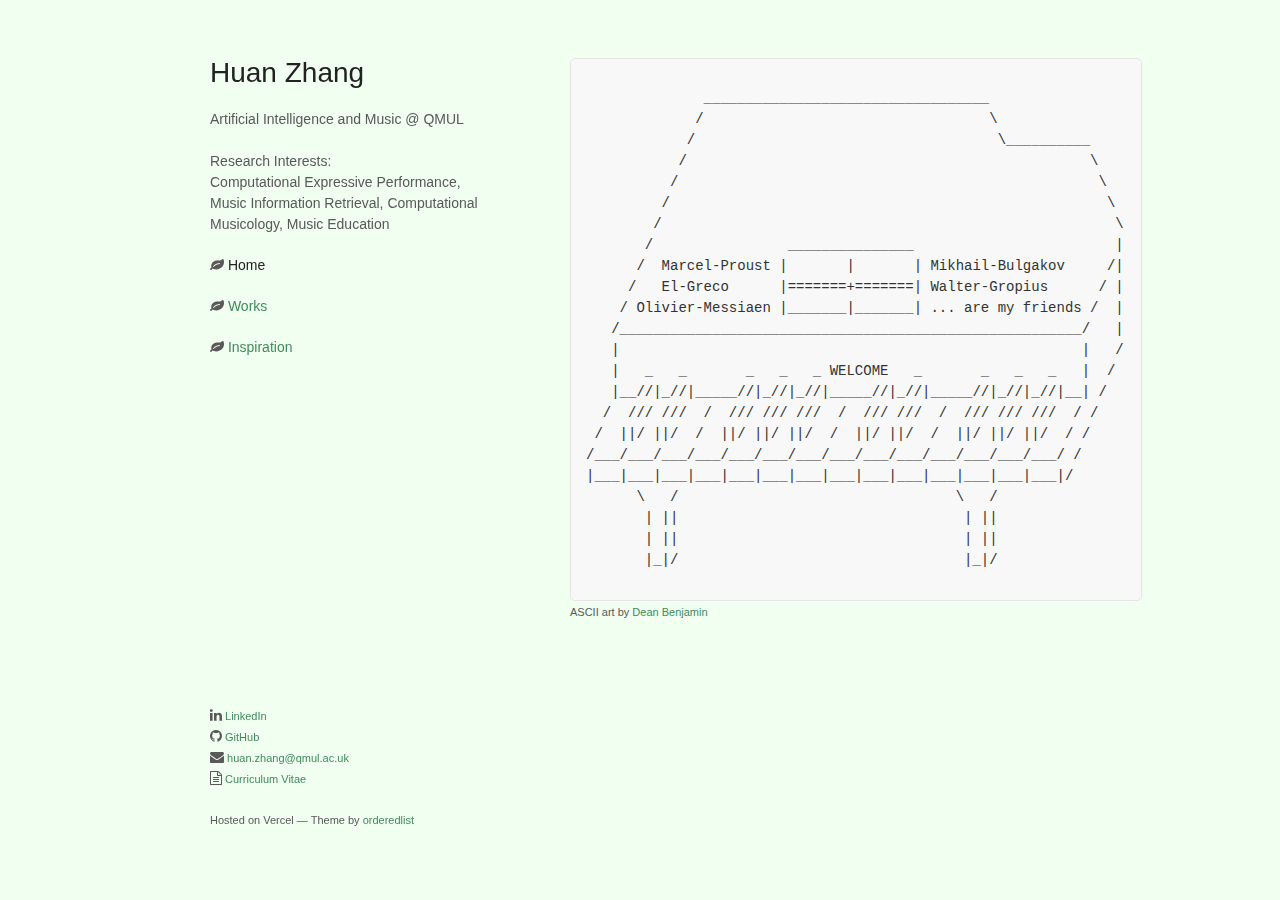
<file: index.html>
<!DOCTYPE html>
<html>
    <head>
        <meta charset="utf-8" />
        <meta http-equiv="X-UA-Compatible" content="chrome=1" />
        <title>huanz</title>

        <link rel="stylesheet" href="stylesheets/styles.css" />
        <link rel="stylesheet" href="stylesheets/pygment_trac.css" />
        <link
            rel="stylesheet"
            href="https://cdnjs.cloudflare.com/ajax/libs/font-awesome/4.7.0/css/font-awesome.min.css"
        />
        <link rel="icon" href="icon_path" type="image/icon type" />
        <meta name="viewport" content="width=device-width" />
        <!--[if lt IE 9]>
            <script src="//html5shiv.googlecode.com/svn/trunk/html5.js"></script>
        <![endif]-->
    </head>
    <body>
        <div class="wrapper">
            <header>
                <!-- <img class='face' src="assets/face.jpg"> -->
                <h1>Huan Zhang</h1>
                <p>
                    <!-- Music Technology @ Carnegie Mellon<br /> -->
                    Artificial Intelligence and Music @ QMUL <br />
                    <br />
                    Research Interests: <br />
                    Computational Expressive Performance, Music Information
                    Retrieval, Computational Musicology, Music Education
                </p>
                <!-- <p class="view"><a href="http://github.com/orderedlist/minimal">View the Project on GitHub  -->
                <p class="view">
                    <i class="fa fa-leaf"></i
                    ><a href=""><strong> Home</strong></a>
                </p>
                <!-- <p class="view"><i class="fa fa-leaf"></i><a href="experiences.html"> Experiences</a></p> -->
                <p class="view">
                    <i class="fa fa-leaf"></i><a href="works.html"> Works</a>
                </p>
                <p class="view">
                    <i class="fa fa-leaf"></i
                    ><a href="inspiration.html"> Inspiration</a>
                </p>
            </header>
            <section class="home">
                <!-- <img src="assets/face.jpg"> -->

                <pre class="art">
             
              __________________________________
             /                                  \
            /                                    \__________
           /                                                \
          /                                                  \
         /                                                    \
        /                                                      \
       /                _______________                        |
      /  Marcel-Proust |       |       | Mikhail-Bulgakov     /|
     /   El-Greco      |=======+=======| Walter-Gropius      / |
    / Olivier-Messiaen |_______|_______| ... are my friends /  |
   /_______________________________________________________/   |
   |                                                       |   /
   |   _   _       _   _   _ WELCOME   _       _   _   _   |  /
   |__//|_//|_____//|_//|_//|_____//|_//|_____//|_//|_//|__| /
  /  /// ///  /  /// /// ///  /  /// ///  /  /// /// ///  / /
 /  ||/ ||/  /  ||/ ||/ ||/  /  ||/ ||/  /  ||/ ||/ ||/  / /
/___/___/___/___/___/___/___/___/___/___/___/___/___/___/ /
|___|___|___|___|___|___|___|___|___|___|___|___|___|___|/
      \   /                                 \   /
       | ||                                  | ||
       | ||                                  | ||
       |_|/                                  |_|/
        </pre
                >

                <p>
                    <small
                        >ASCII art by
                        <a
                            target="_blank"
                            href="https://asciiart.website/index.php?art=music/pianos"
                            >Dean Benjamin</a
                        ></small
                    >
                </p>
            </section>
            <footer>
                <!-- <p>This project is maintained by <a href="http://github.com/orderedlist">Steve Smith</a></p> -->
                <p>
                    <i class="fa fa-linkedin"></i
                    ><small
                        ><a
                            target="_blank"
                            href="https://www.linkedin.com/in/huan-zhang-4b8905143/"
                        >
                            LinkedIn
                        </a></small
                    ><br />
                    <i class="fa fa-github"></i
                    ><small
                        ><a target="_blank" href="https://github.com/anusfoil">
                            GitHub
                        </a></small
                    ><br />
                    <i class="fa fa-envelope"></i
                    ><small><a href=""> huan.zhang@qmul.ac.uk </a></small><br />
                    <i class="fa fa-file-text-o"></i
                    ><small
                        ><a target="_blank" href="assets/Huan_Zhang_s_CV.pdf">
                            Curriculum Vitae
                        </a></small
                    >
                </p>

                <p>
                    <small
                        >Hosted on Vercel &mdash; Theme by
                        <a href="https://github.com/orderedlist"
                            >orderedlist</a
                        ></small
                    >
                </p>
            </footer>
        </div>
        <script src="javascripts/scale.fix.js"></script>
    </body>
</html>
</file>
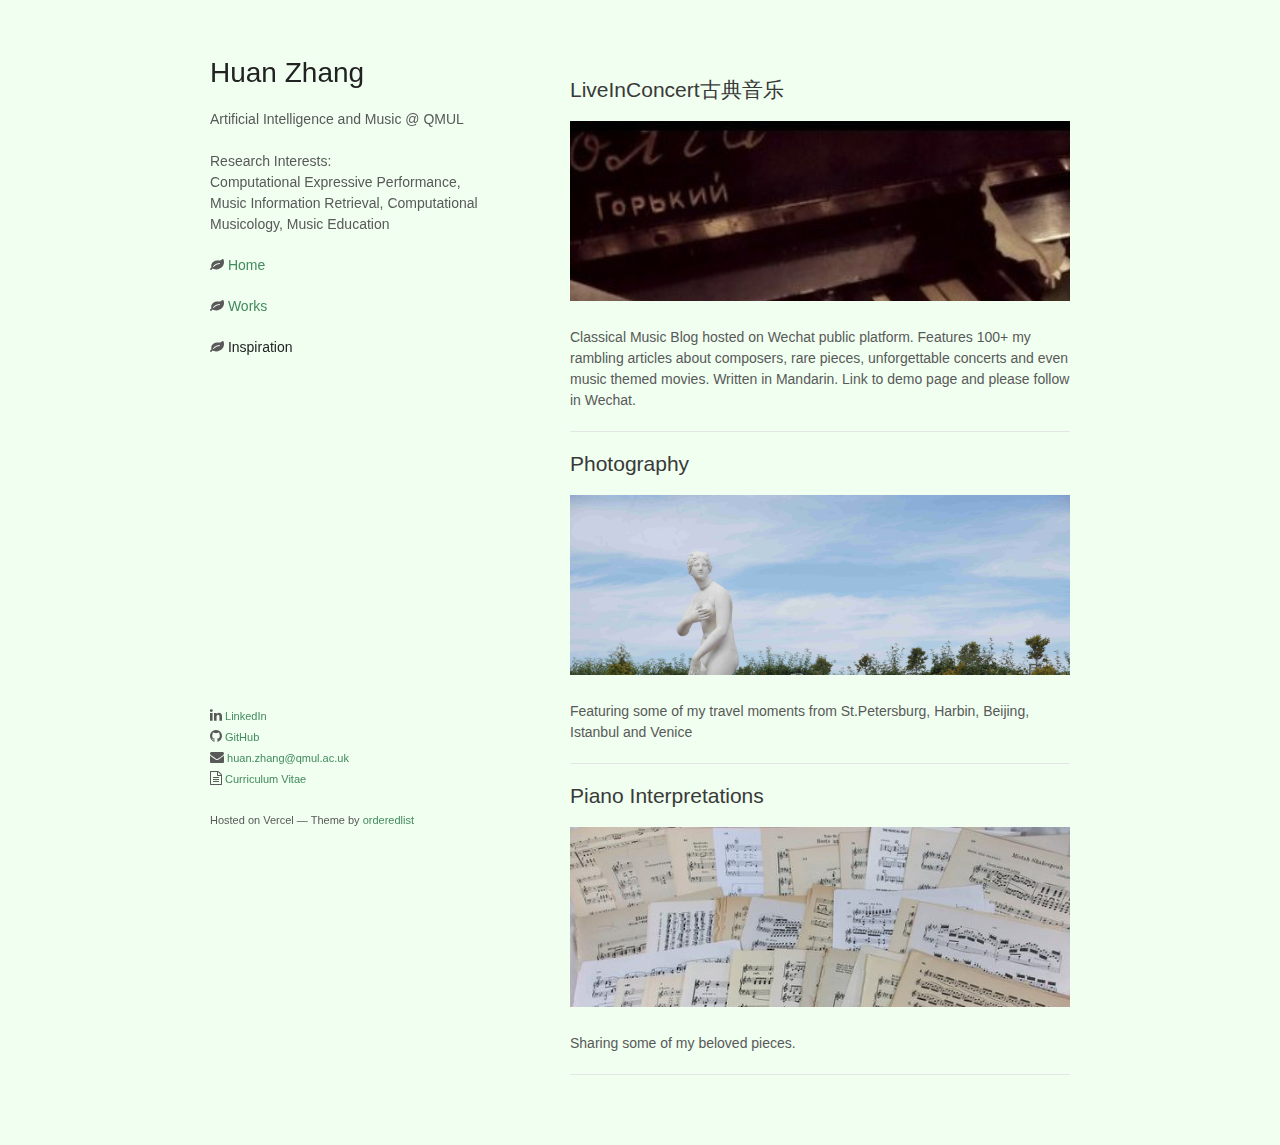
<file: inspiration.html>
<!DOCTYPE html>
<html>
    <head>
        <meta charset="utf-8" />
        <meta http-equiv="X-UA-Compatible" content="chrome=1" />
        <title>huanz</title>

        <link rel="stylesheet" href="stylesheets/styles.css" />
        <link rel="stylesheet" href="stylesheets/pygment_trac.css" />
        <link
            rel="stylesheet"
            href="https://cdnjs.cloudflare.com/ajax/libs/font-awesome/4.7.0/css/font-awesome.min.css"
        />
        <link rel="icon" href="icon_path" type="image/icon type" />
        <meta name="viewport" content="width=device-width" />
        <!--[if lt IE 9]>
            <script src="//html5shiv.googlecode.com/svn/trunk/html5.js"></script>
        <![endif]-->
    </head>
    <body>
        <div class="wrapper">
            <header>
                <!-- <img src="assets/profile.png"> -->
                <h1>Huan Zhang</h1>
                <p>
                    <!-- Music Technology @ Carnegie Mellon<br /> -->
                    Artificial Intelligence and Music @ QMUL <br />
                    <br />
                    Research Interests: <br />
                    Computational Expressive Performance, Music Information
                    Retrieval, Computational Musicology, Music Education
                </p>
                <!-- <p class="view"><a href="http://github.com/orderedlist/minimal">View the Project on GitHub  -->
                <p class="view">
                    <i class="fa fa-leaf"></i><a href="index.html"> Home</a>
                </p>
                <p class="view">
                    <i class="fa fa-leaf"></i><a href="works.html"> Works</a>
                </p>
                <p class="view">
                    <i class="fa fa-leaf"></i
                    ><a href="inspiration.html">
                        <strong>Inspiration</strong></a
                    >
                </p>
            </header>
            <section class="container">
                <p></p>
                <h2>LiveInConcert古典音乐</h2>
                <a
                    target="_blank"
                    href="https://mp.weixin.qq.com/mp/homepage?__biz=MzAwNjMxNTE5MQ==&hid=2&sn=c28883e2baf54e7e05d87f60a8c3fc5d"
                    ><img src="assets/blog.JPG"
                /></a>
                <p></p>
                <p>
                    Classical Music Blog hosted on Wechat public platform.
                    Features 100+ my rambling articles about composers, rare
                    pieces, unforgettable concerts and even music themed movies.
                    Written in Mandarin. Link to demo page and please follow in
                    Wechat.
                </p>
                <hr />

                <h2>Photography</h2>
                <a href="posts/gallery.html"
                    ><img src="assets/compressed_photo/IMG_0224.JPG"
                /></a>
                <p></p>
                <p>
                    Featuring some of my travel moments from St.Petersburg,
                    Harbin, Beijing, Istanbul and Venice
                </p>
                <hr />

                <h2>Piano Interpretations</h2>
                <a href="posts/piano.html"><img src="assets/piano.jpg"/></a>
                <p></p>
                <p>Sharing some of my beloved pieces.</p>
                <hr />
            </section>
            <footer>
                <!-- <p>This project is maintained by <a href="http://github.com/orderedlist">Steve Smith</a></p> -->
                <p>
                    <i class="fa fa-linkedin"></i
                    ><small
                        ><a
                            target="_blank"
                            href="https://www.linkedin.com/in/huan-zhang-4b8905143/"
                        >
                            LinkedIn
                        </a></small
                    ><br />
                    <i class="fa fa-github"></i
                    ><small
                        ><a target="_blank" href="https://github.com/anusfoil">
                            GitHub
                        </a></small
                    ><br />
                    <i class="fa fa-envelope"></i
                    ><small><a href=""> huan.zhang@qmul.ac.uk </a></small><br />
                    <i class="fa fa-file-text-o"></i
                    ><small
                        ><a target="_blank" href="assets/Huan_Zhang_s_CV.pdf">
                            Curriculum Vitae
                        </a></small
                    >
                </p>

                <p>
                    <small
                        >Hosted on Vercel &mdash; Theme by
                        <a href="https://github.com/orderedlist"
                            >orderedlist</a
                        ></small
                    >
                </p>
            </footer>
        </div>
        <script src="javascripts/scale.fix.js"></script>
    </body>
</html>
</file>
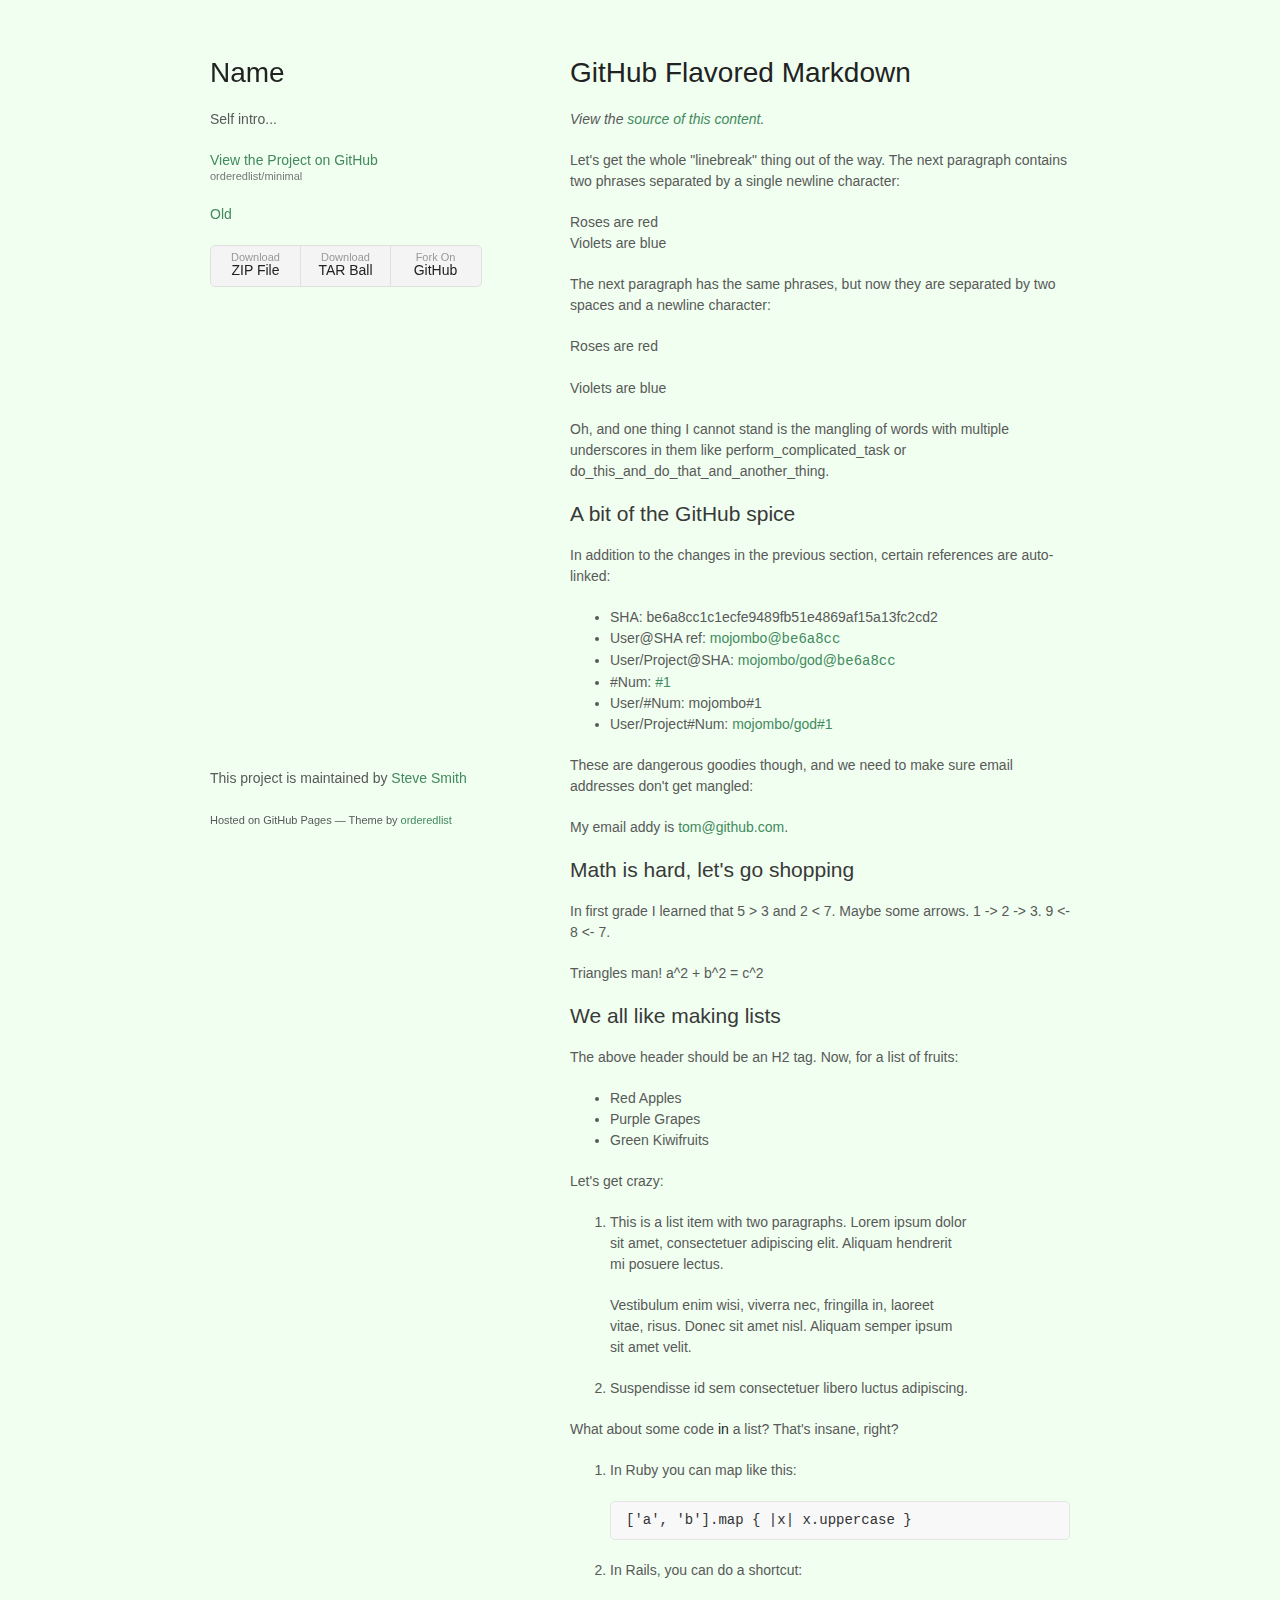
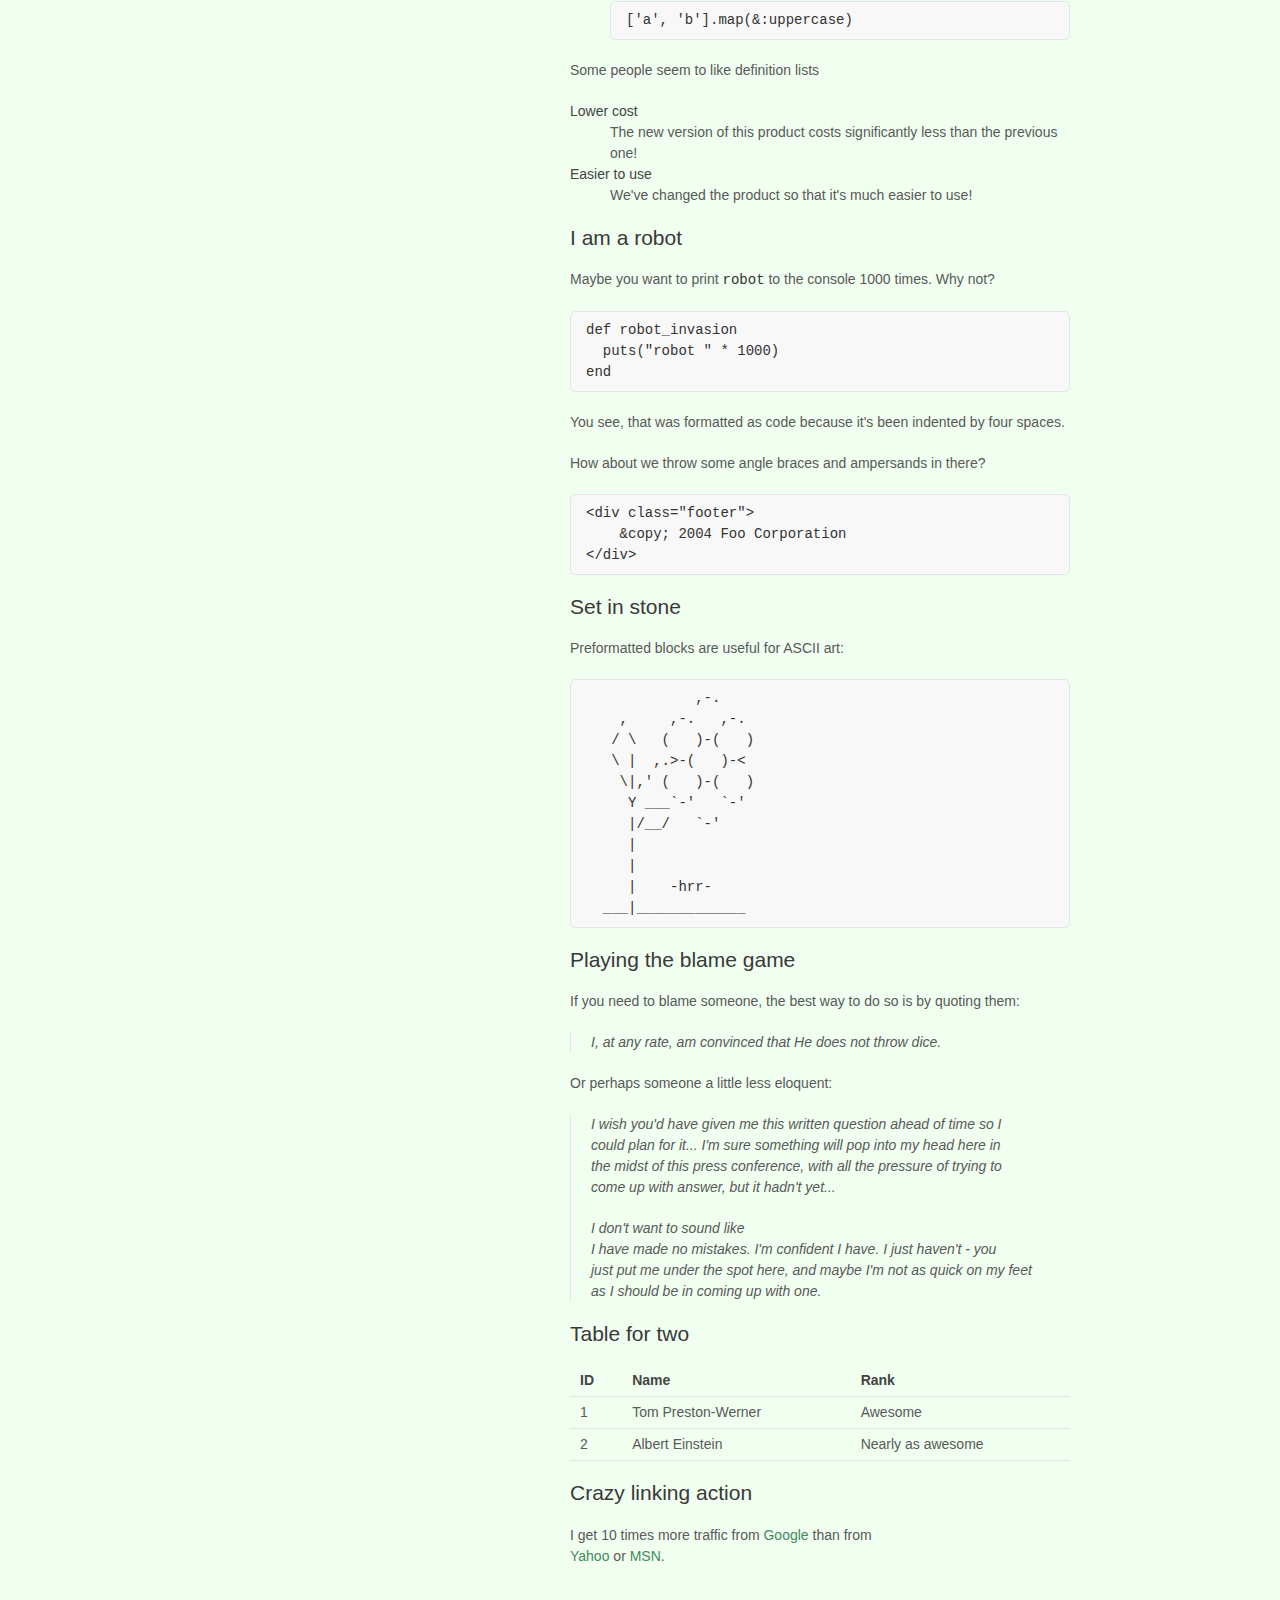
<file: old.html>
<!doctype html>
<html>
  <head>
    <meta charset="utf-8">
    <meta http-equiv="X-UA-Compatible" content="chrome=1">
    <title>Website Title</title>

    <link rel="stylesheet" href="stylesheets/styles.css">
    <link rel="stylesheet" href="stylesheets/pygment_trac.css">
    <meta name="viewport" content="width=device-width">
    <!--[if lt IE 9]>
    <script src="//html5shiv.googlecode.com/svn/trunk/html5.js"></script>
    <![endif]-->
  </head>
  <body>
    <div class="wrapper">
      <header>
        <!-- <img src="assets/profile.png"> -->
        <h1>Name</h1>
        <p>Self intro...</p>
        <p class="view"><a href="http://github.com/orderedlist/minimal">View the Project on GitHub 
          <small>orderedlist/minimal</small></a></p>
        <p class="view"><a href="/old">Old</a></p>
        <ul>
          <li><a href="https://github.com/orderedlist/minimal/zipball/master">Download <strong>ZIP File</strong></a></li>
          <li><a href="https://github.com/orderedlist/minimal/tarball/master">Download <strong>TAR Ball</strong></a></li>
          <li><a href="http://github.com/orderedlist/minimal">Fork On <strong>GitHub</strong></a></li>
        </ul>
      </header>
      <section>
        <h1>GitHub Flavored Markdown</h1>

        <p><em>View the <a href="http://github.github.com/github-flavored-markdown/sample_content.html">source of this content</a>.</em></p>

        <p>Let's get the whole "linebreak" thing out of the way. The next paragraph contains two phrases separated by a single newline character:</p>

        <p>Roses are red<br>
        Violets are blue</p>

        <p>The next paragraph has the same phrases, but now they are separated by two spaces and a newline character:</p>

        <p>Roses are red<br><br>
        Violets are blue</p>

        <p>Oh, and one thing I cannot stand is the mangling of words with multiple underscores in them like perform_complicated_task or do_this_and_do_that_and_another_thing.</p>

        <h2>A bit of the GitHub spice</h2>

        <p>In addition to the changes in the previous section, certain references are auto-linked:</p>

        <ul>
          <li>SHA: be6a8cc1c1ecfe9489fb51e4869af15a13fc2cd2</li>
          <li>User@SHA ref: <a href="https://github.com/mojombo/product/commit/be6a8cc1c1ecfe9489fb51e4869af15a13fc2cd2" class="commit-link">mojombo@<tt>be6a8cc</tt></a></li>
          <li>User/Project@SHA: <a href="https://github.com/mojombo/god/commit/be6a8cc1c1ecfe9489fb51e4869af15a13fc2cd2" class="commit-link">mojombo/god@<tt>be6a8cc</tt></a></li>
          <li>#Num: <a href="https://github.com/github/product/issues/1" class="issue-link" title="Baseline: What is up in the air right now?">#1</a></li>
          <li>User/#Num: mojombo#1</li>
          <li>User/Project#Num: <a href="https://github.com/mojombo/god/issues/1" class="issue-link" title="The server is not available (or you do not have permissions to access it)">mojombo/god#1</a></li>
        </ul>

        <p>These are dangerous goodies though, and we need to make sure email addresses don't get mangled:</p>

        <p>My email addy is <a href="mailto:tom@github.com">tom@github.com</a>.</p>

        <h2>Math is hard, let's go shopping</h2>

        <p>In first grade I learned that 5 &gt; 3 and 2 &lt; 7. Maybe some arrows. 1 -&gt; 2 -&gt; 3. 9 &lt;- 8 &lt;- 7.</p>

        <p>Triangles man! a^2 + b^2 = c^2</p>

        <h2>We all like making lists</h2>

        <p>The above header should be an H2 tag. Now, for a list of fruits:</p>

        <ul>
          <li>Red Apples</li>
          <li>Purple Grapes</li>
          <li>Green Kiwifruits</li>
        </ul>

        <p>Let's get crazy:</p>

        <ol>
          <li>
            <p>This is a list item with two paragraphs. Lorem ipsum dolor<br>
            sit amet, consectetuer adipiscing elit. Aliquam hendrerit<br>
            mi posuere lectus.</p>

            <p>Vestibulum enim wisi, viverra nec, fringilla in, laoreet<br>
            vitae, risus. Donec sit amet nisl. Aliquam semper ipsum<br>
            sit amet velit.</p>
          </li>
          <li><p>Suspendisse id sem consectetuer libero luctus adipiscing.</p></li>
        </ol>

        <p>What about some code <strong>in</strong> a list? That's insane, right?</p>

        <ol>
          <li>
            <p>In Ruby you can map like this:</p>

            <pre><code>['a', 'b'].map { |x| x.uppercase }</code></pre>
          </li>
          <li>
            <p>In Rails, you can do a shortcut:</p>

            <pre><code>['a', 'b'].map(&amp;:uppercase)</code></pre>
          </li>
        </ol>

        <p>Some people seem to like definition lists</p>

        <dl>
          <dt>Lower cost</dt>
          <dd>The new version of this product costs significantly less than the previous one!</dd>
          <dt>Easier to use</dt>
          <dd>We've changed the product so that it's much easier to use!</dd>
        </dl>

        <h2>I am a robot</h2>

        <p>Maybe you want to print <code>robot</code> to the console 1000 times. Why not?</p>

        <pre><code>def robot_invasion
  puts("robot " * 1000)
end
</code></pre>

        <p>You see, that was formatted as code because it's been indented by four spaces.</p>

        <p>How about we throw some angle braces and ampersands in there?</p>

        <pre><code>&lt;div class="footer"&gt;
    &amp;copy; 2004 Foo Corporation
&lt;/div&gt;
</code></pre>

        <h2>Set in stone</h2>

        <p>Preformatted blocks are useful for ASCII art:</p>

        <pre>             ,-.
    ,     ,-.   ,-.
   / \   (   )-(   )
   \ |  ,.&gt;-(   )-&lt;
    \|,' (   )-(   )
     Y ___`-'   `-'
     |/__/   `-'
     |
     |
     |    -hrr-
  ___|_____________
</pre>

        <h2>Playing the blame game</h2>

        <p>If you need to blame someone, the best way to do so is by quoting them:</p>

        <blockquote>
        <p>I, at any rate, am convinced that He does not throw dice.</p>
        </blockquote>

        <p>Or perhaps someone a little less eloquent:</p>

        <blockquote>
        <p>I wish you'd have given me this written question ahead of time so I<br>
        could plan for it... I'm sure something will pop into my head here in<br>
        the midst of this press conference, with all the pressure of trying to<br>
        come up with answer, but it hadn't yet...</p>

        <p>I don't want to sound like<br>
        I have made no mistakes. I'm confident I have. I just haven't - you<br>
        just put me under the spot here, and maybe I'm not as quick on my feet<br>
        as I should be in coming up with one.</p>
        </blockquote>

        <h2>Table for two</h2>

        <table>
          <tbody>
        <tr>
            <th>ID</th>
        <th>Name</th>
        <th>Rank</th>
          </tr>
          <tr>
            <td>1</td>
        <td>Tom Preston-Werner</td>
        <td>Awesome</td>
          </tr>
          <tr>
            <td>2</td>
        <td>Albert Einstein</td>
        <td>Nearly as awesome</td>
          </tr>
        </tbody>
        </table>

        <h2>Crazy linking action</h2>

        <p>I get 10 times more traffic from <a href="http://google.com/" title="Google">Google</a> than from<br>
        <a href="http://search.yahoo.com/" title="Yahoo Search">Yahoo</a> or <a href="http://search.msn.com/" title="MSN Search">MSN</a>.</p>
      </section>
      <footer>
        <p>This project is maintained by <a href="http://github.com/orderedlist">Steve Smith</a></p>
        <p><small>Hosted on GitHub Pages &mdash; Theme by <a href="https://github.com/orderedlist">orderedlist</a></small></p>
      </footer>
    </div>
    <script src="javascripts/scale.fix.js"></script>
  </body>
</html>
</file>
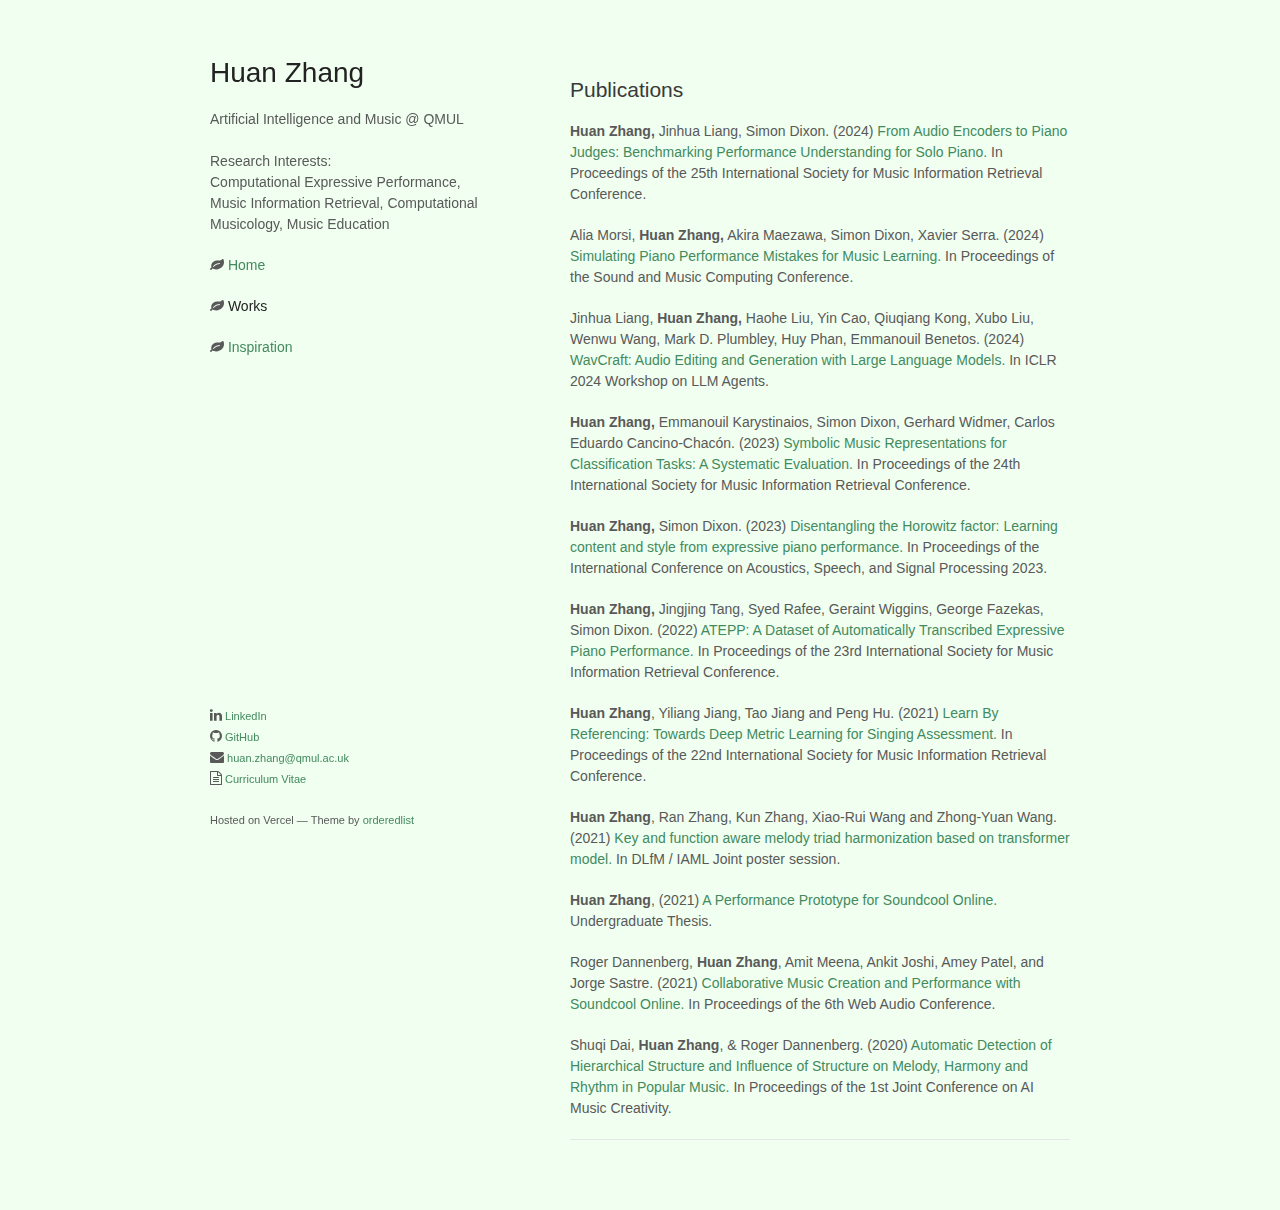
<file: works.html>
<!doctype html>
<html>
  <head>
    <meta charset="utf-8">
    <meta http-equiv="X-UA-Compatible" content="chrome=1">
    <title>huanz</title>

    <link rel="stylesheet" href="stylesheets/styles.css">
    <link rel="stylesheet" href="stylesheets/pygment_trac.css">
    <link rel="stylesheet" href="https://cdnjs.cloudflare.com/ajax/libs/font-awesome/4.7.0/css/font-awesome.min.css">
    <link rel="icon" href="icon_path" type="image/icon type">
    <meta name="viewport" content="width=device-width">
    <!--[if lt IE 9]>
    <script src="//html5shiv.googlecode.com/svn/trunk/html5.js"></script>
    <![endif]-->
  </head>
  <body>
    <div class="wrapper">
      <header>
        <!-- <img src="assets/profile.png"> -->
        <h1>Huan Zhang</h1>
                <p>
                    Artificial Intelligence and Music @ QMUL <br />
                    <!-- Music Technology @ Carnegie Mellon<br /> -->
                    <br />
                    Research Interests: <br />
                    Computational Expressive Performance, Music Information
                    Retrieval, Computational Musicology, Music Education
                </p>
        <!-- <p class="view"><a href="http://github.com/orderedlist/minimal">View the Project on GitHub  -->
        <p class="view"><i class="fa fa-leaf"></i><a href="index.html"> Home</a></p> 
        <p class="view" ><i class="fa fa-leaf"></i><a href="works.html"><strong> Works</strong></a></p>
        <p class="view"><i class="fa fa-leaf"></i><a href="inspiration.html"> Inspiration</a></p>
      </header>
      <section class="container">

        <p></p>

        
        <h2>Publications</h2>
        <p><b>Huan Zhang,</b> Jinhua Liang, Simon Dixon. (2024) <a target="_blank" href="assets/From_Audio_Encoders_to_Piano_Judges__Benchmarking_Performance_Understanding_for_Solo_Piano.pdf"> From Audio Encoders to Piano Judges: Benchmarking Performance Understanding for Solo Piano.</a> In Proceedings of the 25th International Society for Music Information Retrieval Conference. </p>
        <p>Alia Morsi, <b>Huan Zhang,</b> Akira Maezawa, Simon Dixon, Xavier Serra. (2024) <a target="_blank" href="assets/SIMULATING_PIANO_PERFORMANCE_MISTAKES_FOR_MUSIC_LEARNING.pdf"> Simulating Piano Performance Mistakes for Music Learning.</a> In Proceedings of the Sound and Music Computing Conference. </p>
        <p>Jinhua Liang, <b>Huan Zhang,</b> Haohe Liu, Yin Cao, Qiuqiang Kong, Xubo Liu, Wenwu Wang, Mark D. Plumbley, Huy Phan, Emmanouil Benetos. (2024) <a target="_blank" href="assets/WavCraft_ICLR_workshop__camera_ready_.pdf"> WavCraft: Audio Editing and Generation with Large Language Models.</a> In ICLR 2024 Workshop on LLM Agents. </p>
        <p><b>Huan Zhang,</b> Emmanouil Karystinaios, Simon Dixon, Gerhard Widmer, Carlos Eduardo Cancino-Chacón. (2023) <a target="_blank" href="assets/Symbolic_Music_Representations_for_Classification_Tasks__A_Systematic_Evaluation.pdf"> Symbolic Music Representations for Classification Tasks: A Systematic Evaluation.</a> In Proceedings of the 24th International Society for Music Information Retrieval Conference. </p>
        <p><b>Huan Zhang,</b> Simon Dixon. (2023) <a target="_blank" href="assets/Disentangling_the_Horowitz_factor__Learning_content_and_style_from_expressive_piano_performance.pdf"> Disentangling the Horowitz factor: Learning content and style from expressive piano performance. </a> In Proceedings of the International Conference on Acoustics, Speech, and Signal Processing 2023. </p>
        <p><b>Huan Zhang,</b> Jingjing Tang, Syed Rafee, Geraint Wiggins, George Fazekas, Simon Dixon. (2022) <a target="_blank" href="assets/ATEPP__a_dataset_of_automatically_transcribed_expressive_piano_performance.pdf"> ATEPP: A Dataset of Automatically Transcribed Expressive Piano Performance. </a> In Proceedings of the 23rd International Society for Music Information Retrieval Conference. </p>
        <p><b>Huan Zhang</b>, Yiliang Jiang, Tao Jiang and Peng Hu. (2021)  <a target="_blank" href="assets/Deep_Metric_Learning_for_Singing_Assessment.pdf"> Learn By Referencing: Towards Deep Metric Learning for Singing Assessment.</a> In Proceedings of the 22nd International Society for Music Information Retrieval Conference. </p>
        <p><b>Huan Zhang</b>, Ran Zhang, Kun Zhang, Xiao-Rui Wang and Zhong-Yuan Wang. (2021) <a target="_blank" href="assets/main_poster_huan.jpg">Key and function aware melody triad harmonization based on transformer model.</a> In DLfM / IAML Joint poster session.</p>
        <p><b>Huan Zhang</b>, (2021) <a target="_blank" href="assets/A_Performance_Prototype_for_Soundcool_Online.pdf">A Performance Prototype for Soundcool Online.</a> Undergraduate Thesis.</p>
        <p>Roger Dannenberg, <b>Huan Zhang</b>, Amit Meena, Ankit Joshi, Amey Patel, and Jorge Sastre. (2021) <a target="_blank" href="https://webaudioconf2021.com/paper-c-3/">Collaborative Music Creation and Performance with Soundcool Online.</a>  In Proceedings of the 6th Web Audio Conference.</p>
        <p>Shuqi Dai, <b>Huan Zhang</b>, & Roger Dannenberg. (2020) <a target="_blank" href="https://arxiv.org/abs/2010.07518"> Automatic Detection of Hierarchical Structure and Influence of Structure on Melody, Harmony and Rhythm in Popular Music. </a> In Proceedings of the 1st Joint Conference on AI Music Creativity.</p>
        <hr>


        <!-- <h2>Harmonization Transformer</h2>
        <p><img src="assets/harmonization.png"></p>
        <button><a target="_blank" href="https://drive.google.com/drive/folders/1hqbohzdCerTFjL6mkHG3Z2hhE0mudZnn?usp=sharing"> samples </a></button> 
        <button><a target="_blank" href="assets/key and function aware melody triad harmonization based on transformer model.pdf"> report </a></button> 
        <small><em>&#9; Summer 2020  </em></small>
        <p> A transformer model that harmonize the given melody with contextual information. Supported by Kuaishou Technology Co. </p>
        <hr>

        <h2>Soundcool</h2>
        <p><img src="assets/soundcool.png"></p>
        <button><a target="_blank" href="https://github.com/rbdannenberg/soundcool"> repo</a></button> 
        <button><a target="_blank" href="https://soundcool.org/en/"> website</a></button> 
        <button><a target="_blank" href="http://soundcool-env.eba-rzgft4xe.us-east-2.elasticbeanstalk.com"> Alpha Release</a></button> <small><em>&#9; Summer 2019 - Present</em></small>
        <p> A web version of music educational application Soundcool, system for collaborative creation of music, sound, and audiovisual. I contributed in the front-end team, working with sound modules graphical user interface under React and Redux frameworks. </p>
        <hr>

        <h2>Classical Composers Clustering</h2>
        <h4>Collaborator: Jingyuan Xing</h4>
        <p><img src="assets/clustering.jpg"></p>
        <button><a target="_blank" href="https://github.com/anusfoil/Composer-Clustering">repo</a></button>
        <button><a target="_blank" href="https://github.com/anusfoil/Composer-Clustering/blob/master/10701_Final_Report.pdf"> report</a></button> 
        <small><em>&#9; Spring 2020</em></small>
        <p> In this project, we investigated the stylistic trends of Western classical music composers by clustering their compositions and analyze the clustering result. Comparing algorithms like KMeans, Spectral clustering, we clustered compositions by different composers by applying machine learning to pitch, rhythm, intervals features extracted from music in MIDI format. </p>
        <hr>

        <h2>CMU Laptop Orchestra</h2>
        <p><img src="assets/cmlo.png"></p>
        <button><a target="_blank" href="https://www.youtube.com/watch?v=3OYhC3KNt-g">concert</a> </button>
        <button><a target="_blank" href="https://github.com/anusfoil/CMLO-Jazz">repo</a> </button>  <small><em>&#9; Spring 2019</em></small>
        <p> A project lead by professor Roger Dannenberg and implemented by music technology students, it presents a Multi-thread, network-based real time laptop music-generation performance. </br>
        I am contributing as one of the laptop instrumentalist with saxophone and piano, with jazz-style composition algorithm written in Serpent and synchronizing with the conductor over the network.   
        </p>
        <hr> -->


      </section>
      <footer>
        <!-- <p>This project is maintained by <a href="http://github.com/orderedlist">Steve Smith</a></p> -->
        <p><i class="fa fa-linkedin"></i><small><a target="_blank" href="https://www.linkedin.com/in/huan-zhang-4b8905143/"> LinkedIn </a></small><br>
        <i class="fa fa-github"></i><small><a target="_blank" href="https://github.com/anusfoil"> GitHub </a></small><br>
        <i class="fa fa-envelope"></i><small><a href=""> huan.zhang@qmul.ac.uk </a></small><br>
        <i class="fa fa-file-text-o"></i><small><a target="_blank" href="assets/Huan_Zhang_s_CV.pdf"> Curriculum Vitae </a></small></p>

        <p><small>Hosted on Vercel &mdash; Theme by <a href="https://github.com/orderedlist">orderedlist</a></small></p>
      </footer>
    </div>
    <script src="javascripts/scale.fix.js"></script>
  </body>
</html>
</file>
<file: stylesheets/styles.css>
body {
  background-color: #f0fff0;
  padding:50px;
  font: 14px/1.5 -apple-system, BlinkMacSystemFont, "Segoe UI", Roboto, Oxygen, Ubuntu, Cantarell, "Fira Sans", "Droid Sans", "Helvetica Neue", Arial, sans-serif, "Apple Color Emoji", "Segoe UI Emoji", "Segoe UI Symbol";
  color:#595959;
  font-weight:400;
}

h1, h2, h3, h4, h5, h6 {
  color:#222;
  margin:0 0 20px;
}

p, ul, ol, table, pre, dl {
  margin:0 0 20px;
}

h1, h2, h3 {
  line-height:1.1;
}

h1 {
  font-size:28px;
  font-weight: 500;
}

h2 {
  color:#393939;
  font-weight: 500;
}

h3, h4, h5, h6 {
  color:#494949;
  font-weight: 500;
}

/*.title {
  color:#003300;
  font-weight: bold;
}*/

a {
  color:#438a5e;
  text-decoration:none;
}

a:hover {
  color:#96bb7c;
}

a small {
  font-size:11px;
  color:#777;
  margin-top:-0.3em;
  display:block;
}

a:hover small {
  color:#777;
}

button a {
  color: black
}

.wrapper {
  width:860px;
  margin:0 auto;
}


.wrapper .art {
  width:540px;
  margin:0 auto;
}

blockquote {
  border-left:1px solid #e5e5e5;
  margin:0;
  padding:0 0 0 20px;
  font-style:italic;
}

code, pre {
  font-family:Monaco, Bitstream Vera Sans Mono, Lucida Console, Terminal, Consolas, Liberation Mono, DejaVu Sans Mono, Courier New, monospace;
  color:#333;
}

pre {
  padding:8px 15px;
  background: #f8f8f8;
  border-radius:5px;
  border:1px solid #e5e5e5;
  overflow-x: auto;
}

table {
  width:100%;
  border-collapse:collapse;
}

th, td {
  text-align:left;
  padding:5px 10px;
  border-bottom:1px solid #e5e5e5;
}

dt {
  color:#444;
  font-weight:500;
}

th {
  color:#444;
}

.gallery img {
  max-width:240px;
}

.container img {
   width: 100%;
   height: 180px;
   object-fit: cover;
   object-position: 100% 0;
}

.face img {
   /*width: 100%;*/
   /*height: 80px;*/
   /*object-fit: cover;*/
   /*object-position: 100% 0;*/
}

header {
  width:270px;
  float:left;
  position:fixed;
  -webkit-font-smoothing:subpixel-antialiased;
}

header ul {
  list-style:none;
  height:40px;
  padding:0;
  background: #f4f4f4;
  border-radius:5px;
  border:1px solid #e0e0e0;
  width:270px;
}

header li {
  width:89px;
  float:left;
  border-right:1px solid #e0e0e0;
  height:40px;
}

header li:first-child a {
  border-radius:5px 0 0 5px;
}

header li:last-child a {
  border-radius:0 5px 5px 0;
}

header ul a {
  line-height:1;
  font-size:11px;
  color:#999;
  display:block;
  text-align:center;
  padding-top:6px;
  height:34px;
}

header ul a:hover {
  color:#999;
}

header ul a:active {
  background-color:#f0f0f0;
}

strong {
  color:#222;
  font-weight:500;
}

header ul li + li + li {
  border-right:none;
  width:89px;
}

header ul a strong {
  font-size:14px;
  display:block;
  color:#222;
}

section {
  width:500px;
  float:right;
  padding-bottom:50px;
}

small {
  font-size:11px;
}

hr {
  border:0;
  background:#e5e5e5;
  height:1px;
  margin:0 0 20px;
}

footer {
  width:270px;
  float:left;
  position:fixed;
  bottom:50px;
  -webkit-font-smoothing:subpixel-antialiased;
}

@media print, screen and (max-width: 960px) {

  div.wrapper {
    width:auto;
    margin:0;
  }

  header, section, footer {
    float:none;
    position:static;
    width:auto;
  }

  header {
    padding-right:320px;
  }

  section {
    border:1px solid #e5e5e5;
    border-width:1px 0;
    padding:20px 0;
    margin:0 0 20px;
  }

  header a small {
    display:inline;
  }

  header ul {
    position:absolute;
    right:50px;
    top:52px;
  }
}

@media print, screen and (max-width: 720px) {
  body {
    word-wrap:break-word;
  }

  header {
    padding:0;
  }

  header ul, header p.view {
    position:static;
  }

  pre, code {
    word-wrap:normal;
  }
}

@media print, screen and (max-width: 480px) {
  body {
    padding:15px;
  }

  header ul {
    width:99%;
  }

  header li, header ul li + li + li {
    width:33%;
  }
}

@media print {
  body {
    padding:0.4in;
    font-size:12pt;
    color:#444;
  }
}
</file>
<file: stylesheets/pygment_trac.css>
.highlight  { background: #ffffff; }
.highlight .c { color: #999988; font-style: italic } /* Comment */
.highlight .err { color: #a61717; background-color: #e3d2d2 } /* Error */
.highlight .k { font-weight: bold } /* Keyword */
.highlight .o { font-weight: bold } /* Operator */
.highlight .cm { color: #999988; font-style: italic } /* Comment.Multiline */
.highlight .cp { color: #999999; font-weight: bold } /* Comment.Preproc */
.highlight .c1 { color: #999988; font-style: italic } /* Comment.Single */
.highlight .cs { color: #999999; font-weight: bold; font-style: italic } /* Comment.Special */
.highlight .gd { color: #000000; background-color: #ffdddd } /* Generic.Deleted */
.highlight .gd .x { color: #000000; background-color: #ffaaaa } /* Generic.Deleted.Specific */
.highlight .ge { font-style: italic } /* Generic.Emph */
.highlight .gr { color: #aa0000 } /* Generic.Error */
.highlight .gh { color: #999999 } /* Generic.Heading */
.highlight .gi { color: #000000; background-color: #ddffdd } /* Generic.Inserted */
.highlight .gi .x { color: #000000; background-color: #aaffaa } /* Generic.Inserted.Specific */
.highlight .go { color: #888888 } /* Generic.Output */
.highlight .gp { color: #555555 } /* Generic.Prompt */
.highlight .gs { font-weight: bold } /* Generic.Strong */
.highlight .gu { color: #800080; font-weight: bold; } /* Generic.Subheading */
.highlight .gt { color: #aa0000 } /* Generic.Traceback */
.highlight .kc { font-weight: bold } /* Keyword.Constant */
.highlight .kd { font-weight: bold } /* Keyword.Declaration */
.highlight .kn { font-weight: bold } /* Keyword.Namespace */
.highlight .kp { font-weight: bold } /* Keyword.Pseudo */
.highlight .kr { font-weight: bold } /* Keyword.Reserved */
.highlight .kt { color: #445588; font-weight: bold } /* Keyword.Type */
.highlight .m { color: #009999 } /* Literal.Number */
.highlight .s { color: #d14 } /* Literal.String */
.highlight .na { color: #008080 } /* Name.Attribute */
.highlight .nb { color: #0086B3 } /* Name.Builtin */
.highlight .nc { color: #445588; font-weight: bold } /* Name.Class */
.highlight .no { color: #008080 } /* Name.Constant */
.highlight .ni { color: #800080 } /* Name.Entity */
.highlight .ne { color: #990000; font-weight: bold } /* Name.Exception */
.highlight .nf { color: #990000; font-weight: bold } /* Name.Function */
.highlight .nn { color: #555555 } /* Name.Namespace */
.highlight .nt { color: #000080 } /* Name.Tag */
.highlight .nv { color: #008080 } /* Name.Variable */
.highlight .ow { font-weight: bold } /* Operator.Word */
.highlight .w { color: #bbbbbb } /* Text.Whitespace */
.highlight .mf { color: #009999 } /* Literal.Number.Float */
.highlight .mh { color: #009999 } /* Literal.Number.Hex */
.highlight .mi { color: #009999 } /* Literal.Number.Integer */
.highlight .mo { color: #009999 } /* Literal.Number.Oct */
.highlight .sb { color: #d14 } /* Literal.String.Backtick */
.highlight .sc { color: #d14 } /* Literal.String.Char */
.highlight .sd { color: #d14 } /* Literal.String.Doc */
.highlight .s2 { color: #d14 } /* Literal.String.Double */
.highlight .se { color: #d14 } /* Literal.String.Escape */
.highlight .sh { color: #d14 } /* Literal.String.Heredoc */
.highlight .si { color: #d14 } /* Literal.String.Interpol */
.highlight .sx { color: #d14 } /* Literal.String.Other */
.highlight .sr { color: #009926 } /* Literal.String.Regex */
.highlight .s1 { color: #d14 } /* Literal.String.Single */
.highlight .ss { color: #990073 } /* Literal.String.Symbol */
.highlight .bp { color: #999999 } /* Name.Builtin.Pseudo */
.highlight .vc { color: #008080 } /* Name.Variable.Class */
.highlight .vg { color: #008080 } /* Name.Variable.Global */
.highlight .vi { color: #008080 } /* Name.Variable.Instance */
.highlight .il { color: #009999 } /* Literal.Number.Integer.Long */

.type-csharp .highlight .k { color: #0000FF }
.type-csharp .highlight .kt { color: #0000FF }
.type-csharp .highlight .nf { color: #000000; font-weight: normal }
.type-csharp .highlight .nc { color: #2B91AF }
.type-csharp .highlight .nn { color: #000000 }
.type-csharp .highlight .s { color: #A31515 }
.type-csharp .highlight .sc { color: #A31515 }
</file>
